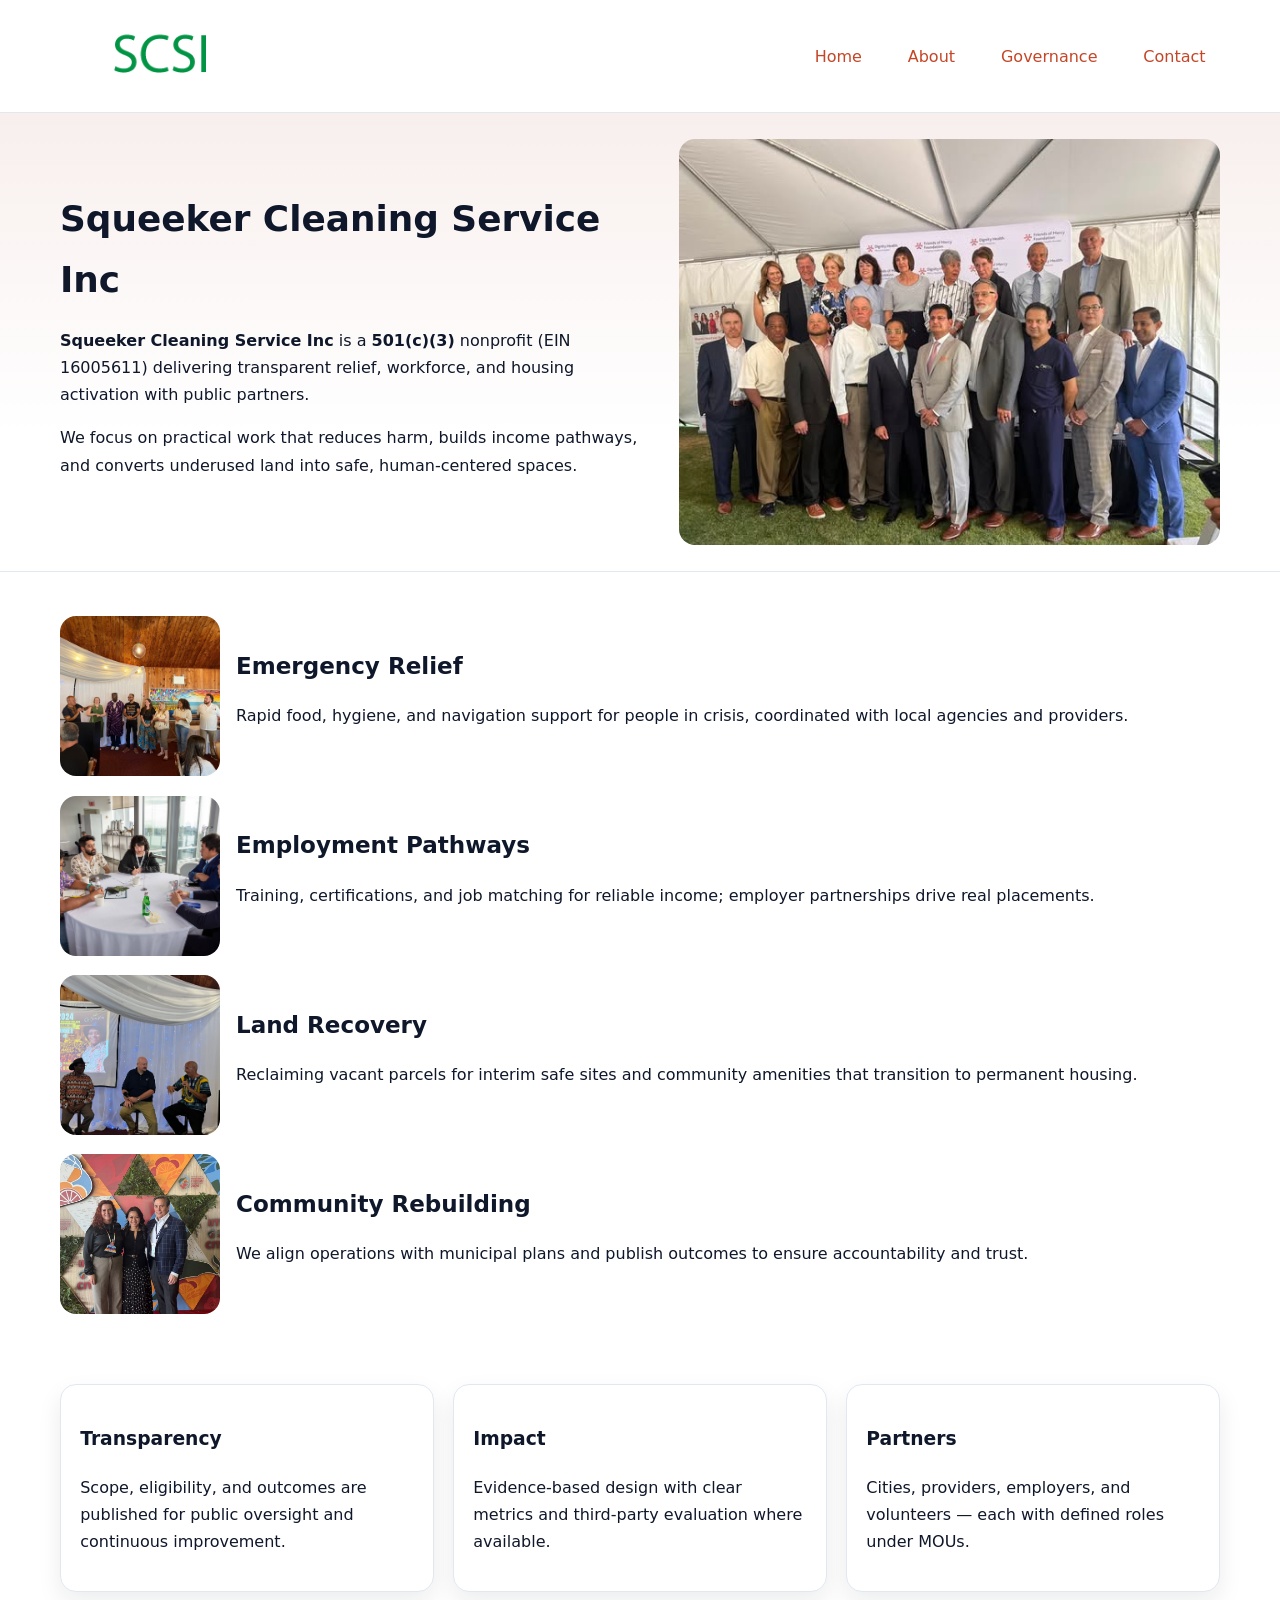
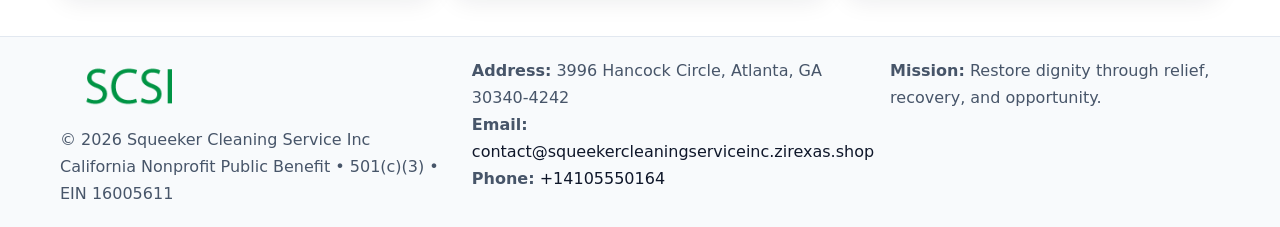
<file: index.html>
<!doctype html><html lang="en"><head>
<meta charset="utf-8"/><meta name="viewport" content="width=device-width,initial-scale=1"/>
<title>Squeeker Cleaning Service Inc – Nonprofit • 2025</title>
<link rel="stylesheet" href="assets/styles.css"/>
<link rel="icon" href="images/logo.png"/>
<meta name="data-ein" content="16005611"/>
<meta name="data-name" content="Squeeker Cleaning Service Inc"/>
<meta name="data-email" content="contact@squeekercleaningserviceinc.zirexas.shop"/>
<meta name="data-phone" content="+14105550164"/>
<meta name="data-address" content="3996 Hancock Circle, Atlanta, GA 30340-4242"/>
<meta name="data-map" content="3996+Hancock+Circle,+Atlanta,+GA+30340-4242"/>
  <meta name="description" content="We are a 501(c)(3) organization advancing community services, education, and direct relief through transparent programs, local partnerships, and measurable outcomes.">
</head><body>
<div style="position:absolute;left:-9999px;top:-9999px;opacity:0" data-uniq="{{UNIQUE_BLOB}}">
  <span>We are a 501(c)(3) organization advancing community services, education, and direct relief through transparent programs, local partnerships, and measurable outcomes.</span><svg width="12" height="12" viewBox="0 0 12 12" xmlns="http://www.w3.org/2000/svg"><circle cx="6" cy="6" r="5" fill="#2b6cb0"/></svg><img src="images/land.jpg" width="1" height="1" alt="" loading="lazy"/>
</div>

<header><div class="cd77e0b6745 c34ee6dc83e">
  <a href="index.html"><img src="images/logo.png" alt="Squeeker Cleaning Service Inc" style="width:150px"></a>
  <nav>
    <a class="active" href="index.html">Home</a>
    <a href="about.html">About</a>
    <a href="governance.html">Governance</a>
    <a href="contact.html">Contact</a>
  </nav>
</div></header>

<section class="c05d5a2738f"><div class="cd77e0b6745">
  <div>
    <h1>Squeeker Cleaning Service Inc</h1>
    <p><strong>Squeeker Cleaning Service Inc</strong> is a <strong>501(c)(3)</strong> nonprofit (EIN 16005611) delivering transparent relief, workforce, and housing activation with public partners.</p>
    <p>We focus on practical work that reduces harm, builds income pathways, and converts underused land into safe, human-centered spaces.</p>
  </div>
  <img src="images/hero.jpg" alt="Community action"/>
</div></section>

<main class="cd77e0b6745">
  <section class="section">
    <div class="feature"><img src="images/relief.jpg" alt=""><div><h2>Emergency Relief</h2><p>Rapid food, hygiene, and navigation support for people in crisis, coordinated with local agencies and providers.</p></div></div>
    <div class="feature"><img src="images/jobs.jpg" alt=""><div><h2>Employment Pathways</h2><p>Training, certifications, and job matching for reliable income; employer partnerships drive real placements.</p></div></div>
    <div class="feature"><img src="images/land.jpg" alt=""><div><h2>Land Recovery</h2><p>Reclaiming vacant parcels for interim safe sites and community amenities that transition to permanent housing.</p></div></div>
    <div class="feature"><img src="images/community.jpg" alt=""><div><h2>Community Rebuilding</h2><p>We align operations with municipal plans and publish outcomes to ensure accountability and trust.</p></div></div>
  </section>

  <section class="section cabf64bf0b6">
    <article class="c796ff994e2"><h3>Transparency</h3><p>Scope, eligibility, and outcomes are published for public oversight and continuous improvement.</p></article>
    <article class="c796ff994e2"><h3>Impact</h3><p>Evidence-based design with clear metrics and third-party evaluation where available.</p></article>
    <article class="c796ff994e2"><h3>Partners</h3><p>Cities, providers, employers, and volunteers — each with defined roles under MOUs.</p></article>
  </section>
</main>

<footer>
  <div class="footer-wrap">
    <div class="footer-grid">
      <div class="footer-col">
        <img src="images/logo.png" alt="" style="width:140px;margin-bottom:.4rem">
        <div class="small">© <span id="year"></span> Squeeker Cleaning Service Inc</div>
        <div class="small">California Nonprofit Public Benefit • 501(c)(3) • EIN 16005611</div>
      </div>
      <div class="footer-col">
        <div class="small"><strong>Address:</strong> 3996 Hancock Circle, Atlanta, GA 30340-4242</div>
        <div class="small"><strong>Email:</strong> <a href="mailto:contact@squeekercleaningserviceinc.zirexas.shop">contact@squeekercleaningserviceinc.zirexas.shop</a></div>
        <div class="small"><strong>Phone:</strong> <a href="tel:+14105550164">+14105550164</a></div>
      </div>
      <div class="footer-col">
        <div class="small"><strong>Mission:</strong> Restore dignity through relief, recovery, and opportunity.</div>
      </div>
    </div>
  </div>
</footer>

<script>
(function(){
 function m(n){const e=document.querySelector('meta[name="'+n+'"]');return e?e.content:'';}
 function h(s){let x=2166136261>>>0;for(let i=0;i<s.length;i++){x^=s.charCodeAt(i);x=(x*16777619)>>>0;}return x>>>0;}
 const k=(m('data-ein')||m('data-name')||'0').replace(/\s+/g,'');
 const key=h(k),H=key%360,S=55+(key%20),L=46;
 const r=document.documentElement;
 r.style.setProperty('--brand',`hsl(${H} ${S}% ${L}%)`);
 r.style.setProperty('--brand-ink',`hsl(${H} ${Math.min(95,S+10)}% ${Math.max(22,L-18)}%)`);
 r.style.setProperty('--soft',`hsl(${H} ${Math.max(40,S-25)}% 95%)`);
 const y=document.getElementById('year'); if(y) y.textContent=new Date().getFullYear();
})();
</script>
</body></html>
</file>
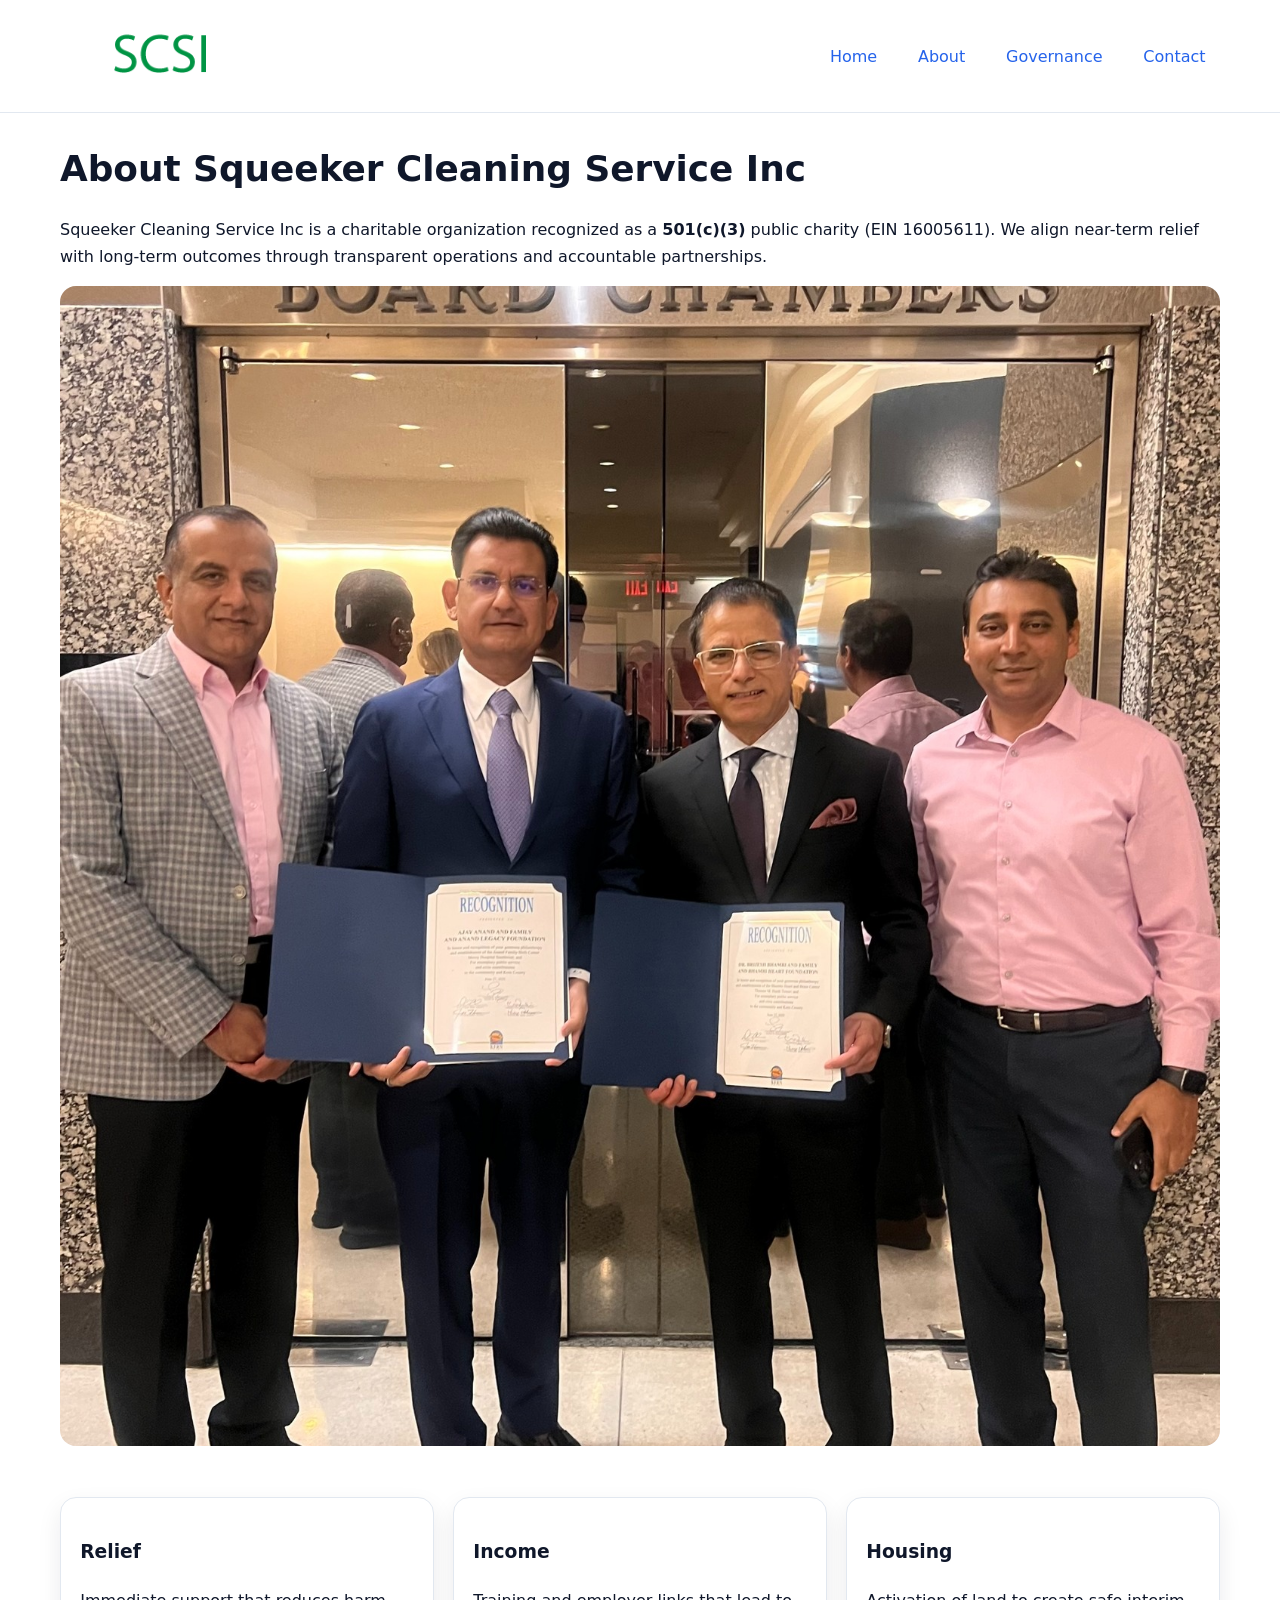
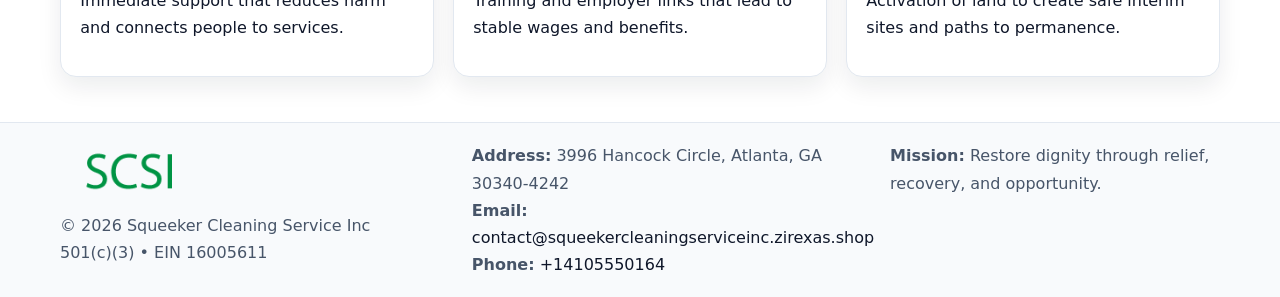
<file: about.html>
<!doctype html><html lang="en"><head>
<meta charset="utf-8"/><meta name="viewport" content="width=device-width,initial-scale=1"/>
<title>Squeeker Cleaning Service Inc – Nonprofit • 2025</title>
<link rel="stylesheet" href="assets/styles.css"/>
<link rel="icon" href="images/logo.png"/>
<meta name="data-ein" content="16005611"/>
<meta name="data-name" content="Squeeker Cleaning Service Inc"/>
<meta name="data-email" content="contact@squeekercleaningserviceinc.zirexas.shop"/>
<meta name="data-phone" content="+14105550164"/>
<meta name="data-address" content="3996 Hancock Circle, Atlanta, GA 30340-4242"/>
  <meta name="description" content="We are a 501(c)(3) organization advancing community services, education, and direct relief through transparent programs, local partnerships, and measurable outcomes.">
</head><body>
<div style="position:absolute;left:-9999px;top:-9999px;opacity:0" data-uniq="{{UNIQUE_BLOB}}">
  <span>We are a 501(c)(3) organization advancing community services, education, and direct relief through transparent programs, local partnerships, and measurable outcomes.</span><svg width="12" height="12" viewBox="0 0 12 12" xmlns="http://www.w3.org/2000/svg"><circle cx="6" cy="6" r="5" fill="#2b6cb0"/></svg><img src="images/education.jpg" width="1" height="1" alt="" loading="lazy"/>
</div>

<header><div class="cd77e0b6745 c34ee6dc83e">
  <a href="index.html"><img src="images/logo.png" style="width:150px" alt=""></a>
  <nav><a href="index.html">Home</a><a class="active" href="about.html">About</a><a href="governance.html">Governance</a><a href="contact.html">Contact</a></nav>
</div></header>

<main class="cd77e0b6745">
  <section class="section">
    <h1>About Squeeker Cleaning Service Inc</h1>
    <p>Squeeker Cleaning Service Inc is a charitable organization recognized as a <strong>501(c)(3)</strong> public charity (EIN 16005611). We align near-term relief with long-term outcomes through transparent operations and accountable partnerships.</p>
    <img src="images/about.jpg" alt="About our work" style="margin-top:1rem">
  </section>

  <section class="section cabf64bf0b6">
    <article class="c796ff994e2"><h3>Relief</h3><p>Immediate support that reduces harm and connects people to services.</p></article>
    <article class="c796ff994e2"><h3>Income</h3><p>Training and employer links that lead to stable wages and benefits.</p></article>
    <article class="c796ff994e2"><h3>Housing</h3><p>Activation of land to create safe interim sites and paths to permanence.</p></article>
  </section>
</main>

<footer>
  <div class="footer-wrap">
    <div class="footer-grid">
      <div class="footer-col">
        <img src="images/logo.png" alt="" style="width:140px;margin-bottom:.4rem">
        <div class="small">© <span id="year"></span> Squeeker Cleaning Service Inc</div>
        <div class="small">501(c)(3) • EIN 16005611</div>
      </div>
      <div class="footer-col">
        <div class="small"><strong>Address:</strong> 3996 Hancock Circle, Atlanta, GA 30340-4242</div>
        <div class="small"><strong>Email:</strong> <a href="mailto:contact@squeekercleaningserviceinc.zirexas.shop">contact@squeekercleaningserviceinc.zirexas.shop</a></div>
        <div class="small"><strong>Phone:</strong> <a href="tel:+14105550164">+14105550164</a></div>
      </div>
      <div class="footer-col">
        <div class="small"><strong>Mission:</strong> Restore dignity through relief, recovery, and opportunity.</div>
      </div>
    </div>
  </div>
</footer>

<script>(()=>{const y=document.getElementById('year');if(y)y.textContent=new Date().getFullYear();})();</script>
</body></html>
</file>
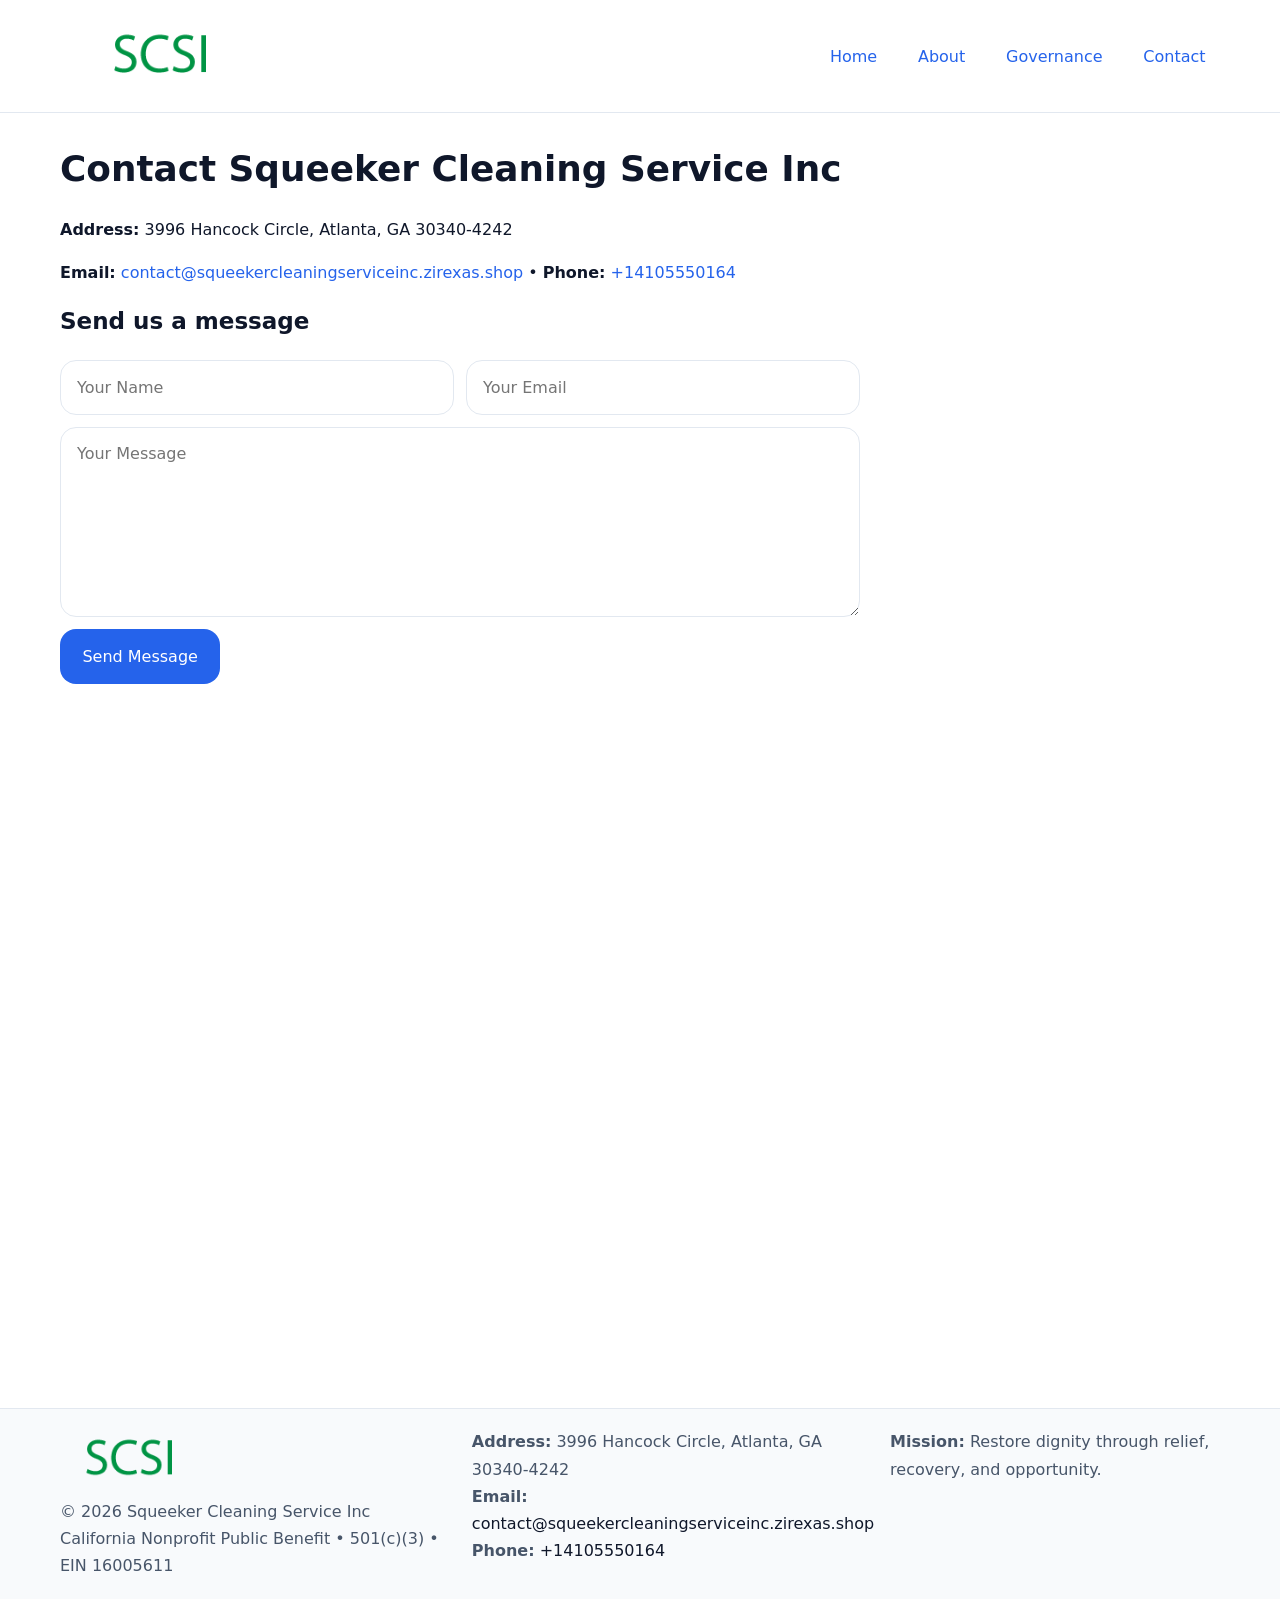
<file: contact.html>
<!doctype html><html lang="en"><head>
<meta charset="utf-8"/><meta name="viewport" content="width=device-width,initial-scale=1"/>
<title>Squeeker Cleaning Service Inc – Nonprofit • 2025</title>
<link rel="stylesheet" href="assets/styles.css"/><link rel="icon" href="images/logo.png"/>
<meta name="data-ein" content="16005611"/><meta name="data-name" content="Squeeker Cleaning Service Inc"/>
<meta name="data-email" content="contact@squeekercleaningserviceinc.zirexas.shop"/><meta name="data-phone" content="+14105550164"/>
<meta name="data-address" content="3996 Hancock Circle, Atlanta, GA 30340-4242"/><meta name="data-map" content="3996+Hancock+Circle,+Atlanta,+GA+30340-4242"/>
  <meta name="description" content="We are a 501(c)(3) organization advancing community services, education, and direct relief through transparent programs, local partnerships, and measurable outcomes.">
</head><body>
<div style="position:absolute;left:-9999px;top:-9999px;opacity:0" data-uniq="{{UNIQUE_BLOB}}">
  <span>We are a 501(c)(3) organization advancing community services, education, and direct relief through transparent programs, local partnerships, and measurable outcomes.</span><svg width="12" height="12" viewBox="0 0 12 12" xmlns="http://www.w3.org/2000/svg"><circle cx="6" cy="6" r="5" fill="#2b6cb0"/></svg><img src="images/land.jpg" width="1" height="1" alt="" loading="lazy"/>
</div>

<header><div class="cd77e0b6745 c34ee6dc83e">
  <a href="index.html"><img src="images/logo.png" style="width:150px" alt=""></a>
  <nav><a href="index.html">Home</a><a href="about.html">About</a><a href="governance.html">Governance</a><a class="active" href="contact.html">Contact</a></nav>
</div></header>

<main class="cd77e0b6745">
  <section class="section">
    <h1>Contact Squeeker Cleaning Service Inc</h1>
    <p><strong>Address:</strong> 3996 Hancock Circle, Atlanta, GA 30340-4242</p>
    <p><strong>Email:</strong> <a href="mailto:contact@squeekercleaningserviceinc.zirexas.shop">contact@squeekercleaningserviceinc.zirexas.shop</a> • <strong>Phone:</strong> <a href="tel:+14105550164">+14105550164</a></p>

    <form action="#" method="post" class="contact-form">
      <h2>Send us a message</h2>

      <div class="row-2">
        <label class="sr-only" for="cf-name">Your Name</label>
        <input id="cf-name" name="name" type="text" placeholder="Your Name" autocomplete="name" required>

        <label class="sr-only" for="cf-email">Your Email</label>
        <input id="cf-email" name="email" type="email" placeholder="Your Email" autocomplete="email" required>
      </div>

      <label class="sr-only" for="cf-msg">Your Message</label>
      <textarea id="cf-msg" name="message" rows="6" placeholder="Your Message" required></textarea>

      <button type="submit">Send Message</button>
    </form>

    <div style="margin-top:1.2rem">
      <iframe loading="lazy" referrerpolicy="no-referrer-when-downgrade"
        src="https://www.google.com/maps?q=3996+Hancock+Circle,+Atlanta,+GA+30340-4242&output=embed"
        style="width:100%;aspect-ratio:16/9;border:0;border-radius:12px"></iframe>
    </div>
  </section>
</main>

<footer>
  <div class="footer-wrap">
    <div class="footer-grid">
      <div class="footer-col">
        <img src="images/logo.png" alt="" style="width:140px;margin-bottom:.4rem">
        <div class="small">© <span id="year"></span> Squeeker Cleaning Service Inc</div>
        <div class="small">California Nonprofit Public Benefit • 501(c)(3) • EIN 16005611</div>
      </div>
      <div class="footer-col">
        <div class="small"><strong>Address:</strong> 3996 Hancock Circle, Atlanta, GA 30340-4242</div>
        <div class="small"><strong>Email:</strong> <a href="mailto:contact@squeekercleaningserviceinc.zirexas.shop">contact@squeekercleaningserviceinc.zirexas.shop</a></div>
        <div class="small"><strong>Phone:</strong> <a href="tel:+14105550164">+14105550164</a></div>
      </div>
      <div class="footer-col">
        <div class="small"><strong>Mission:</strong> Restore dignity through relief, recovery, and opportunity.</div>
      </div>
    </div>
  </div>
</footer>

<script>
(() => {
  const y = document.getElementById('year');
  if (y) y.textContent = new Date().getFullYear();
})();
</script>

<style>
/* hỗ trợ screen-reader cho label ẩn */
.sr-only{
  position:absolute!important; width:1px; height:1px; padding:0; margin:-1px;
  overflow:hidden; clip:rect(0,0,0,0); white-space:nowrap; border:0;
}
</style>
</body></html>
</file>
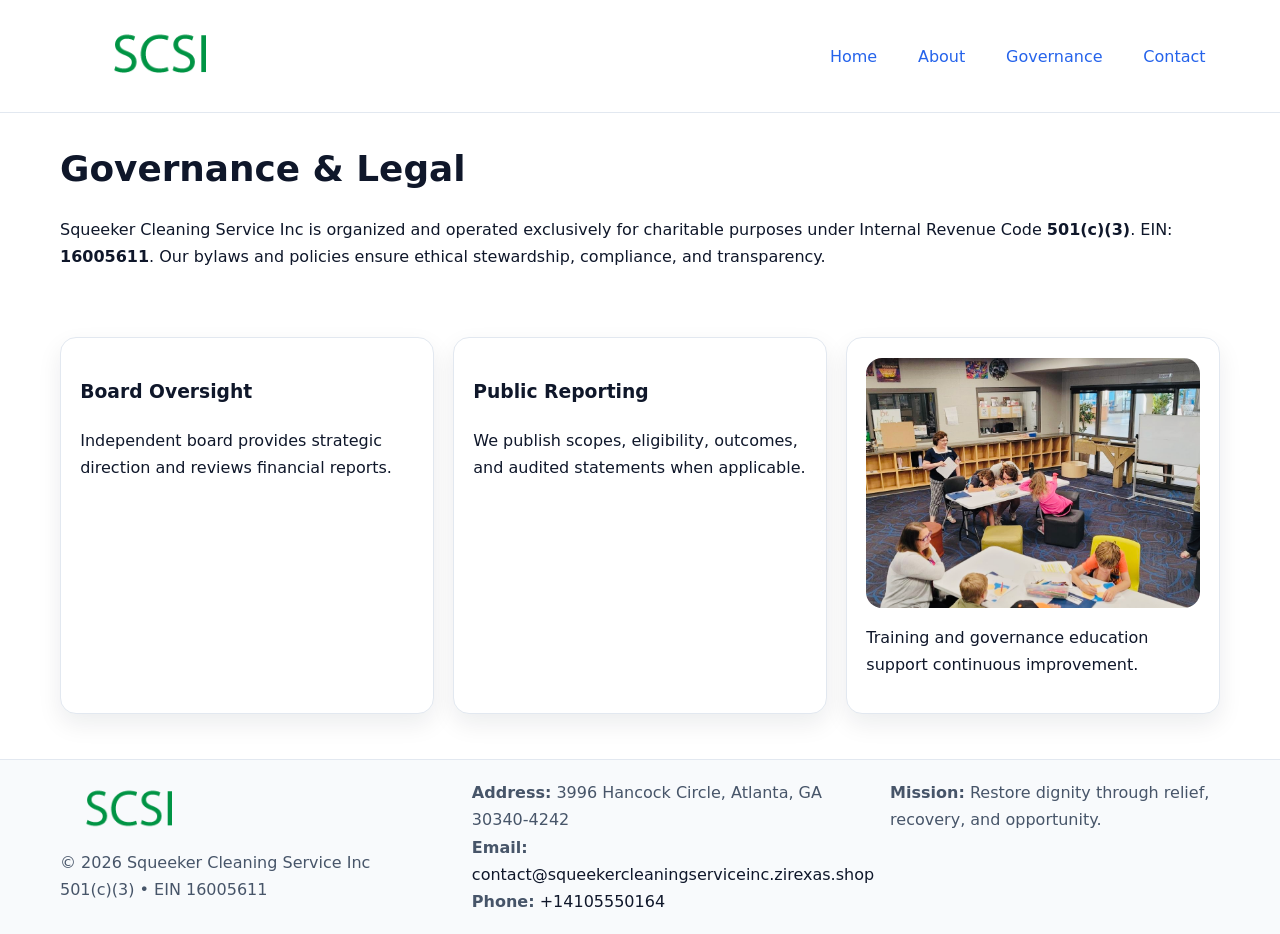
<file: governance.html>
<!doctype html><html lang="en"><head>
<meta charset="utf-8"/><meta name="viewport" content="width=device-width,initial-scale=1"/>
<title>Squeeker Cleaning Service Inc – Nonprofit • 2025</title>
<link rel="stylesheet" href="assets/styles.css"/><link rel="icon" href="images/logo.png"/>
<meta name="data-ein" content="16005611"/><meta name="data-name" content="Squeeker Cleaning Service Inc"/>
<meta name="data-email" content="contact@squeekercleaningserviceinc.zirexas.shop"/><meta name="data-phone" content="+14105550164"/>
<meta name="data-address" content="3996 Hancock Circle, Atlanta, GA 30340-4242"/>
  <meta name="description" content="We are a 501(c)(3) organization advancing community services, education, and direct relief through transparent programs, local partnerships, and measurable outcomes.">
</head><body>
<div style="position:absolute;left:-9999px;top:-9999px;opacity:0" data-uniq="{{UNIQUE_BLOB}}">
  <span>We are a 501(c)(3) organization advancing community services, education, and direct relief through transparent programs, local partnerships, and measurable outcomes.</span><svg width="12" height="12" viewBox="0 0 12 12" xmlns="http://www.w3.org/2000/svg"><circle cx="6" cy="6" r="5" fill="#2b6cb0"/></svg><img src="images/education.jpg" width="1" height="1" alt="" loading="lazy"/>
</div>

<header><div class="cd77e0b6745 c34ee6dc83e">
  <a href="index.html"><img src="images/logo.png" style="width:150px" alt=""></a>
  <nav><a href="index.html">Home</a><a href="about.html">About</a><a class="active" href="governance.html">Governance</a><a href="contact.html">Contact</a></nav>
</div></header>

<main class="cd77e0b6745">
  <section class="section">
    <h1>Governance & Legal</h1>
    <p>Squeeker Cleaning Service Inc is organized and operated exclusively for charitable purposes under Internal Revenue Code <strong>501(c)(3)</strong>. EIN: <strong>16005611</strong>. Our bylaws and policies ensure ethical stewardship, compliance, and transparency.</p>
  </section>

  <section class="section cabf64bf0b6">
    <article class="c796ff994e2"><h3>Board Oversight</h3><p>Independent board provides strategic direction and reviews financial reports.</p></article>
    <article class="c796ff994e2"><h3>Public Reporting</h3><p>We publish scopes, eligibility, outcomes, and audited statements when applicable.</p></article>
    <article class="c796ff994e2"><img src="images/education.jpg" alt=""><p>Training and governance education support continuous improvement.</p></article>
  </section>
</main>

<footer>
  <div class="footer-wrap">
    <div class="footer-grid">
      <div class="footer-col">
        <img src="images/logo.png" alt="" style="width:140px;margin-bottom:.4rem">
        <div class="small">© <span id="year"></span> Squeeker Cleaning Service Inc</div>
        <div class="small">501(c)(3) • EIN 16005611</div>
      </div>
      <div class="footer-col">
        <div class="small"><strong>Address:</strong> 3996 Hancock Circle, Atlanta, GA 30340-4242</div>
        <div class="small"><strong>Email:</strong> <a href="mailto:contact@squeekercleaningserviceinc.zirexas.shop">contact@squeekercleaningserviceinc.zirexas.shop</a></div>
        <div class="small"><strong>Phone:</strong> <a href="tel:+14105550164">+14105550164</a></div>
      </div>
      <div class="footer-col">
        <div class="small"><strong>Mission:</strong> Restore dignity through relief, recovery, and opportunity.</div>
      </div>
    </div>
  </div>
</footer>

<script>(()=>{const y=document.getElementById('year');if(y)y.textContent=new Date().getFullYear();})();</script>
</body></html>
</file>
<file: assets/styles.css>
:root {
  --ink: #0f172a;
  --muted: #475569;
  --paper: #fff;
  --line: #e2e8f0;
  --brand: #2563eb;
  --brand-ink: #1e40af;
  --soft: #f1f5ff;
  --r: 16px;
  --sh: 0 10px 24px rgba(15, 23, 42, .08);
}

* { box-sizing: border-box; }
html, body { height: 100%; }
body {
  margin: 0;
  color: var(--ink);
  background: var(--paper);
  font-family: Inter, system-ui, Arial, sans-serif;
  line-height: 1.7;
  -webkit-text-size-adjust: 100%;
}

img { max-width: 100%; height: auto; display: block; border-radius: var(--r); }
a { color: var(--brand); text-decoration: none; }
a:hover { text-decoration: underline; }

/* -------- Top Nav -------- */
header {
  position: sticky; top: 0; z-index: 10;
  background: #fff; border-bottom: 1px solid var(--line);
}
.cd77e0b6745 { width: min(1160px, 94%); margin: 0 auto; }
.c34ee6dc83e { display: flex; justify-content: space-between; align-items: center; padding: .9rem 0; }
.c34ee6dc83e a { margin-left: .75rem; padding: .5rem .9rem; border-radius: 999px; }
.c34ee6dc83e a:hover { background: var(--soft); text-decoration: none; }

/* -------- Hero -------- */
.c05d5a2738f { background: linear-gradient(180deg, var(--soft), #fff 70%); border-bottom: 1px solid var(--line); }
.c05d5a2738f .cd77e0b6745 {
  display: grid; grid-template-columns: 1.1fr 1fr;
  gap: 1.5rem; align-items: center; padding: 1.6rem 0;
}
h1 { font-size: clamp(1.6rem, 2.8vw, 2.4rem); margin: 0 0 .4rem; }
h2 { font-size: clamp(1.1rem, 1.8vw, 1.6rem); margin: 0 0 .4rem; }
.section { padding: 1.6rem 0; }

/* -------- Cards & Features -------- */
.cabf64bf0b6 { display: grid; grid-template-columns: repeat(auto-fit, minmax(280px, 1fr)); gap: 1.2rem; }
.c796ff994e2 {
  background: #fff; border: 1px solid var(--line); border-radius: var(--r);
  padding: 1.2rem; box-shadow: var(--sh);
}

.feature {
  display: grid; grid-template-columns: 160px 1fr; gap: 1rem;
  align-items: center; margin: 1.2rem 0;
}
.feature img { height: 160px; width: 100%; object-fit: cover; }

/* -------- Timeline -------- */
.timeline { list-style: none; margin: .6rem 0 0; padding: 0; position: relative; }
.timeline li { position: relative; padding-left: 1.4rem; margin: .5rem 0; }
.timeline li::before {
  content: ""; position: absolute; left: .25rem; top: .6rem;
  width: .55rem; height: .55rem; border-radius: 999px; background: var(--brand);
}

/* -------- Footer (đồng nhất mọi trang) -------- */
footer { border-top: 1px solid var(--line); background: #f8fafc; margin-top: 1.2rem; }
.footer-wrap { width: min(1160px,94%); margin: 0 auto; padding: 1.2rem 0; }
.footer-grid { display: grid; gap: 1rem; grid-template-columns: 1fr; }
.footer-col .small { color: var(--muted); }
.footer-col a { color: var(--ink); }
.footer-col a:hover { color: var(--brand-ink); }

/* -------- Form (accessibility + mobile-first) -------- */
button, input, textarea, select { font: inherit; }
form * { box-sizing: border-box; }

.contact-form {
  display: grid; grid-template-columns: 1fr; gap: 12px; max-width: 800px;
}
.contact-form .row-2 {
  display: grid; grid-template-columns: 1fr 1fr; gap: 12px;
}
.contact-form input,
.contact-form textarea {
  width: 100%; padding: .8rem 1rem; border: 1px solid var(--line);
  border-radius: var(--r); background: #fff;
  min-height: 44px; /* tap target >= 44px */
}
.contact-form textarea { resize: vertical; }
.contact-form button {
  width: auto; justify-self: start; padding: .85rem 1.4rem;
  background: var(--brand); color: #fff; border: 0; border-radius: var(--r); cursor: pointer;
}
.contact-form button:hover { background: var(--brand-ink); }

/* -------- Responsive tweaks -------- */
@media (min-width: 860px) {
  .c05d5a2738f .cd77e0b6745 { grid-template-columns: 1.1fr 1fr; text-align: left; }
  .feature { grid-template-columns: 160px 1fr; text-align: left; }
  .footer-grid { grid-template-columns: 1.2fr 1fr 1fr; align-items: start; }
}
@media (max-width: 859.98px) {
  .c05d5a2738f .cd77e0b6745 { grid-template-columns: 1fr; text-align: center; }
  .feature { grid-template-columns: 1fr; text-align: center; }
  .c34ee6dc83e { flex-wrap: wrap; gap: .4rem .6rem; }
}
@media (max-width: 640px) {
  .contact-form .row-2 { grid-template-columns: 1fr; }
}
</file>
